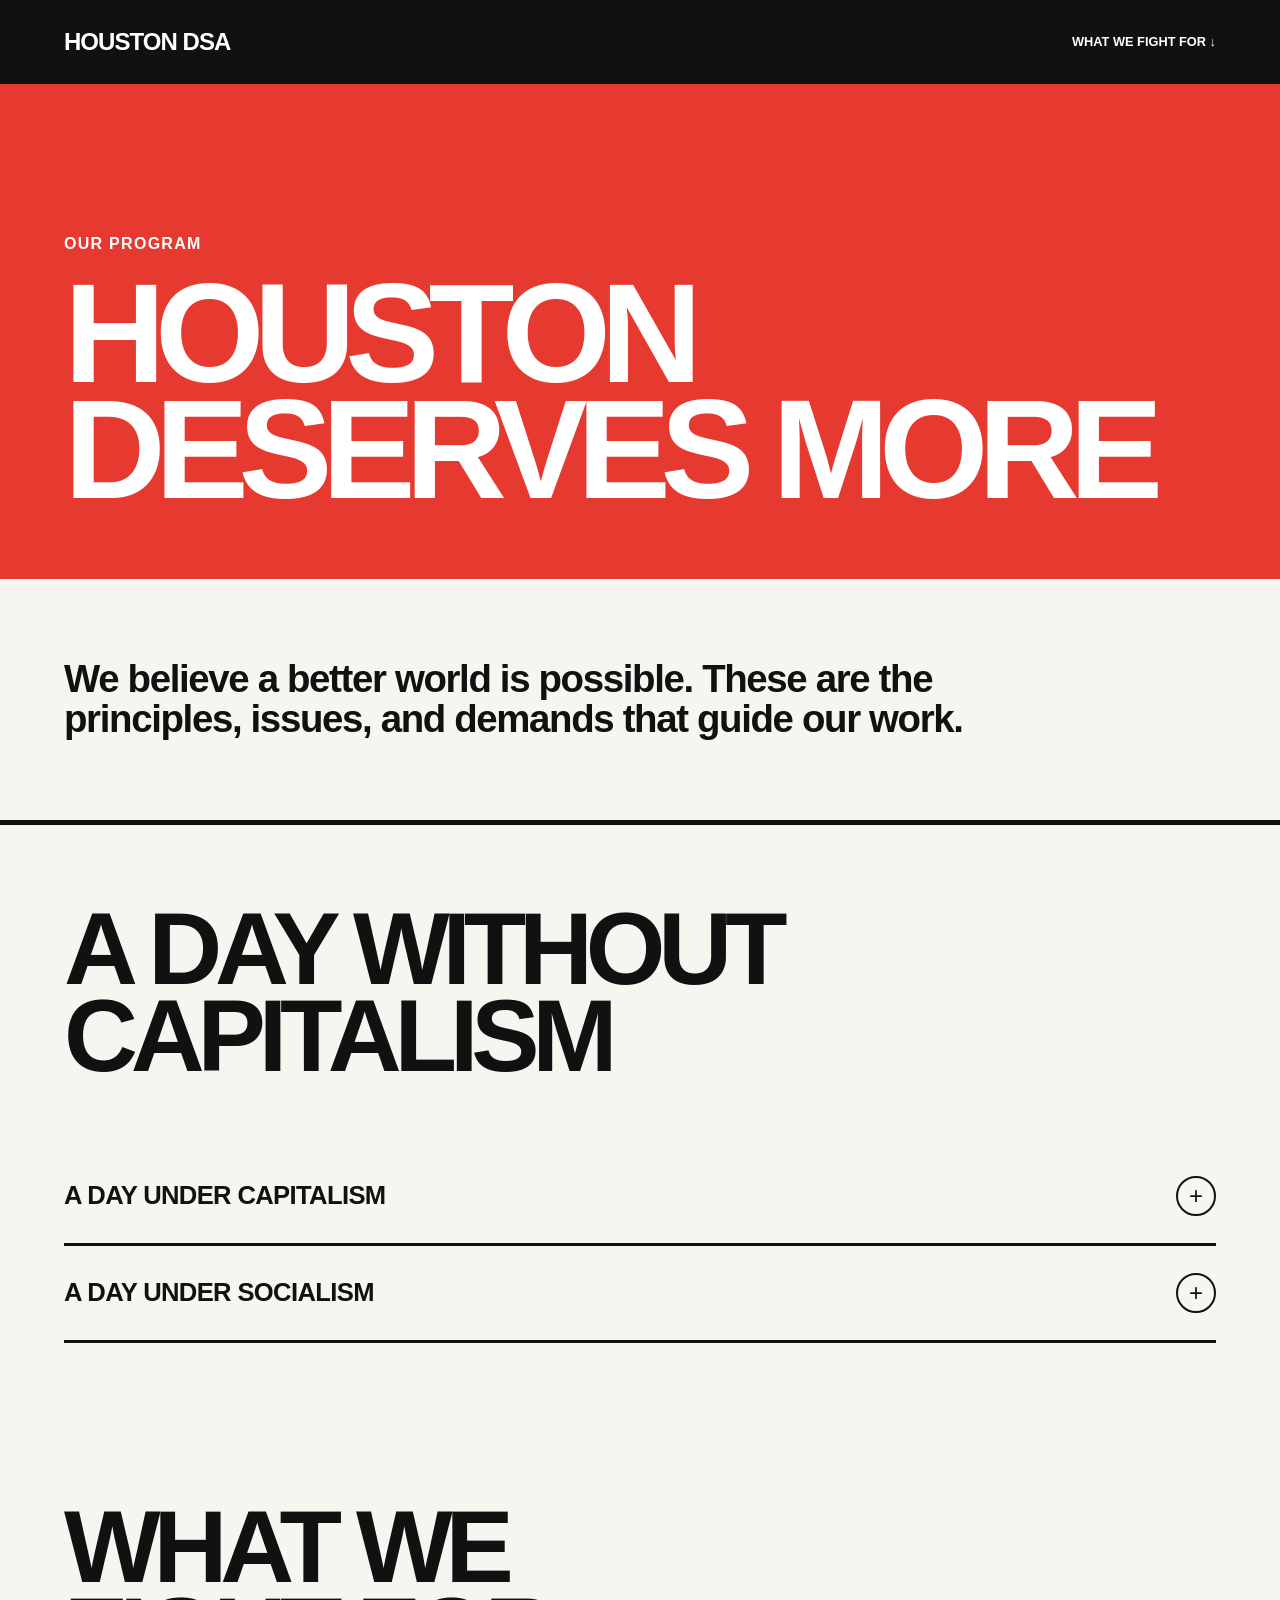
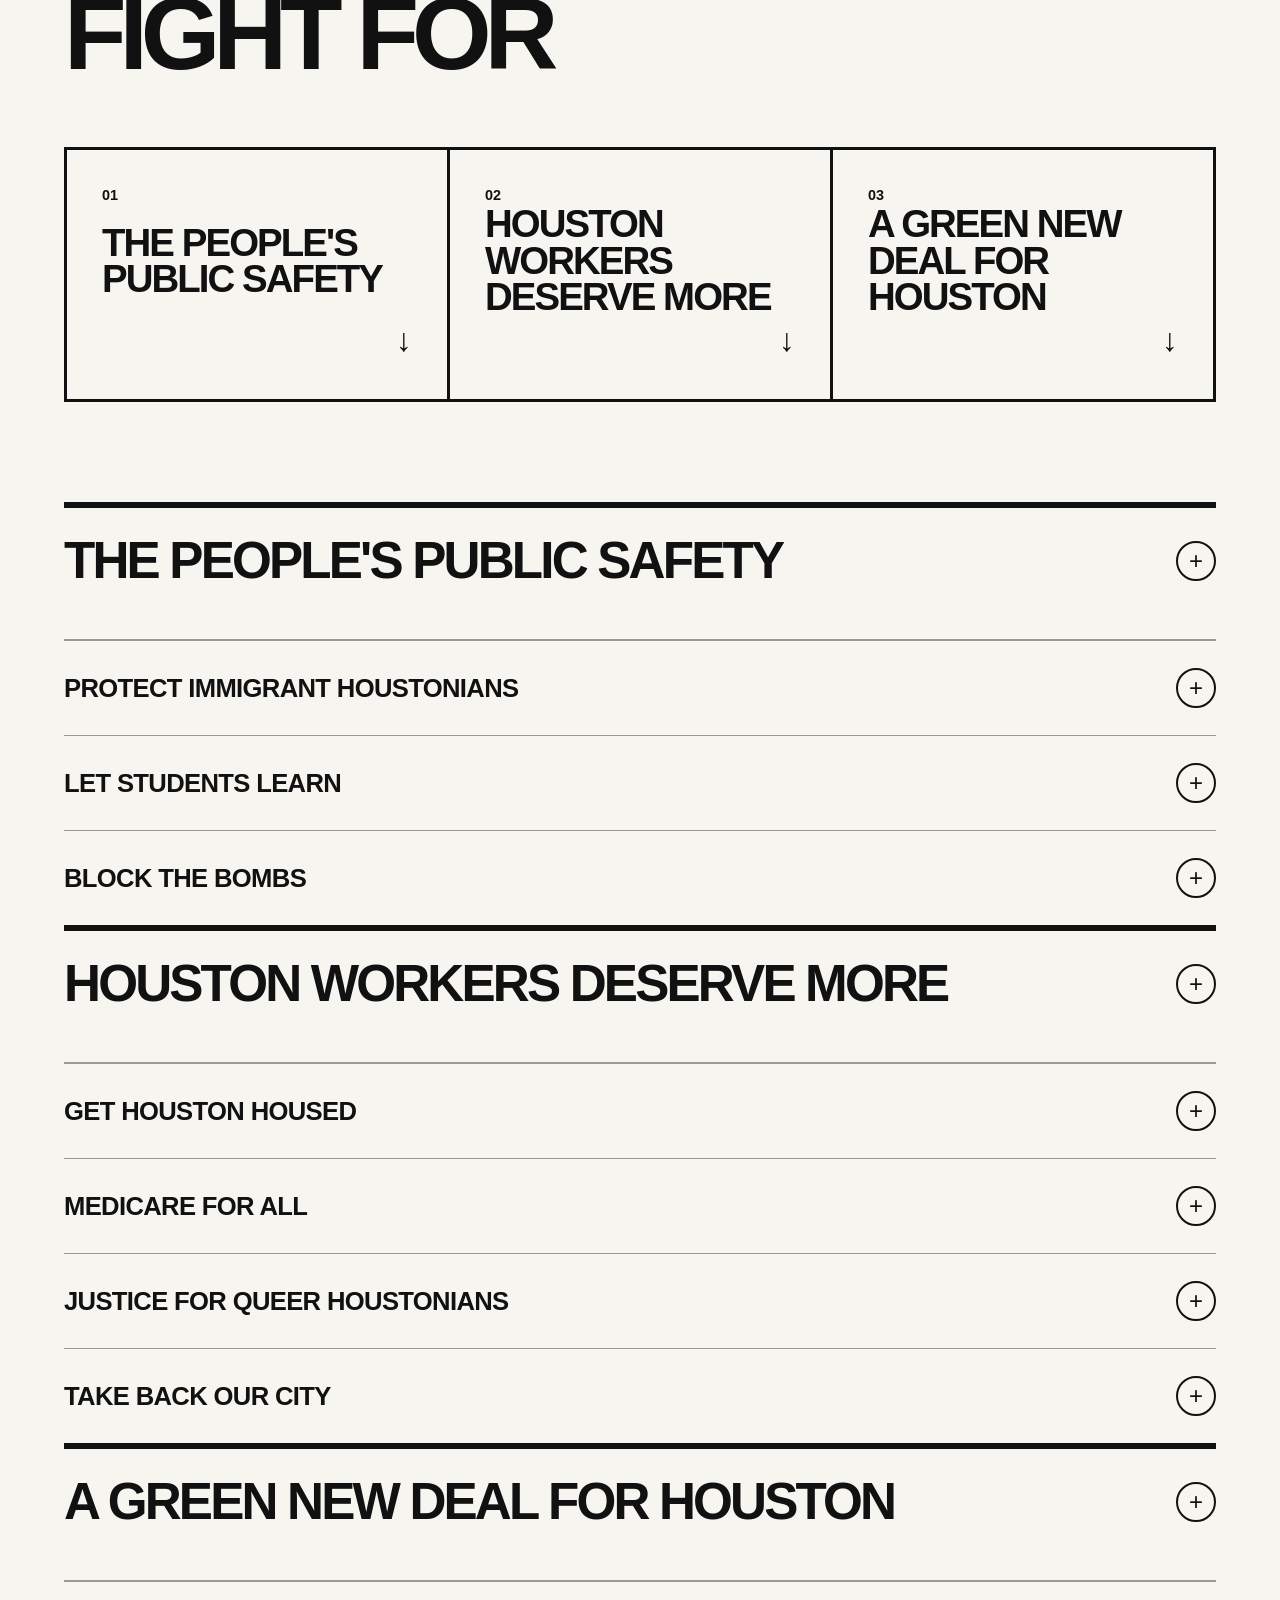
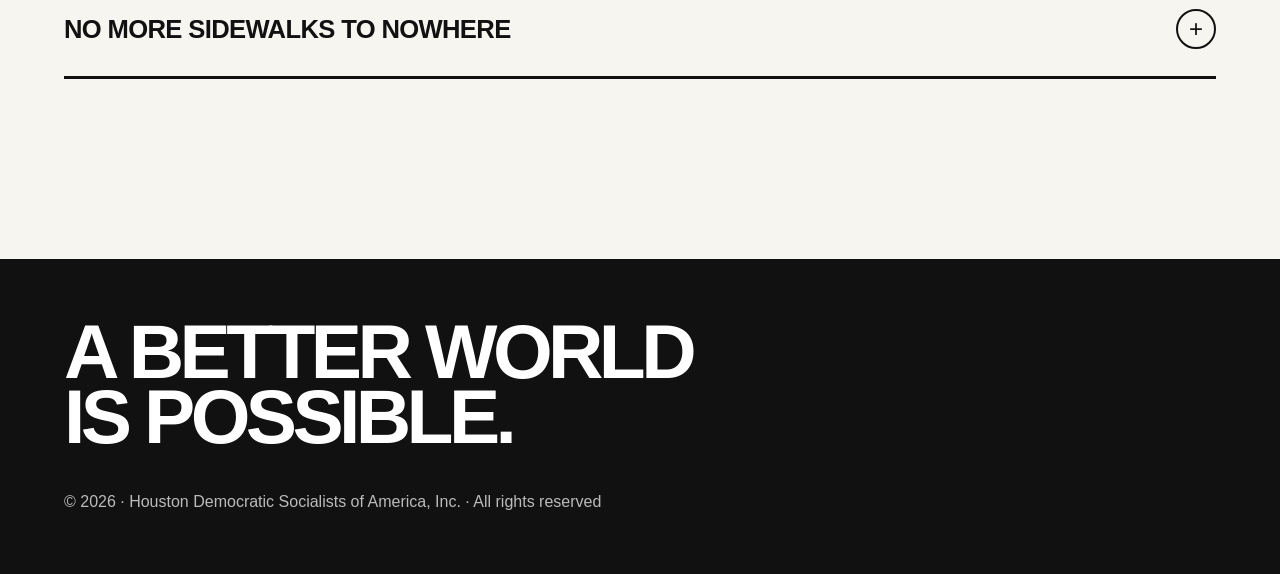
<file: index.html>
<!DOCTYPE html>
<html lang="en">
<head>
    <meta charset="UTF-8">
    <meta name="viewport" content="width=device-width, initial-scale=1.0">

    <title>Houston Deserves More</title>

    <link rel="stylesheet" href="style.css">
</head>

<body>

    <header>
        <div class="logo">Houston DSA</div>

        <a href="#fight" class="header-link">
            What We Fight For ↓
        </a>
    </header>


    <!-- HERO -->

    <section class="hero">
        <div class="hero-label">Our Program</div>

        <h1>
            Houston<br>
            Deserves More
        </h1>
    </section>


    <!-- INTRO -->

    <section class="intro">
        <p>
            We believe a better world is possible. These are the principles,
            issues, and demands that guide our work.
        </p>
    </section>

    <!-- A DAY WITHOUT CAPITALISM -->

    <section id="day-without-capitalism" class="day-section">

        <h2 class="section-title">
            A Day Without<br>
            Capitalism
        </h2>

        <div class="day-entries">

            <!-- A DAY UNDER CAPITALISM -->

            <div class="issue">

                <button class="issue-button">
                    <span class="issue-name">
                        A Day Under Capitalism
                    </span>

                    <span class="issue-icon">+</span>
                </button>

                <div class="issue-content">
                    <div class="issue-content-inner">

                        <p>
                            Think about your average day. You wake up early, too early. You get in your car to start your lengthy commute, you’re almost out of gas. Groan. It’s super expensive. The war abroad has ballooned the gas 
                            prices. It’s a 45-minute commute in bumper to bumper traffic on 610. They recently added another lane and it has only made the situation worse.
                        <br>
                        <br>
                            At work, your boss yells at you for missing a deadline that wasn’t communicated. You want to say something, but you need to keep this job. Your partner got sick from living next to a refinery and depends on 
                            your health insurance to get the care they need to survive. Your boss is still yelling at you. You grin and bear it. You count down the minutes until your shift ends.
                        <br>
                        <br>
                            At last you clock out. It’s been a long day. On your way home you hit a pothole and pop a tire. Your finances for the month are ruined.
                        <br>
                        <br>
                            At home you start making dinner. You throw out the spinach in your freezer, you heard on the radio that all frozen vegetables have been recalled. You look at your guitar, it’s dusty. You haven’t picked it 
                            up in ages. You look at your partner, it feels like it’s been forever since you’ve had a date night. You close your eyes and start to dream.
                        </p>
                    </div>
                </div>

            </div>


            <!-- A DAY UNDER SOCIALISM -->

            <div class="issue">

                <button class="issue-button">
                    <span class="issue-name">
                        A Day Under Socialism
                    </span>

                    <span class="issue-icon">+</span>
                </button>

                <div class="issue-content">
                    <div class="issue-content-inner">

                        <p>
                            You wake up to the sounds of birds chirping, the air smells fresh and not like a tire fire. You get ready for work and take the train. It's a short ride through a sea of greenery. You manage to read a few 
                            pages of your book. You get to work, you have a 32-hour work week, and you got a raise! Your union got it through negotiations last month. It’s a good job, but if you ever need a change of pace or want to 
                            try something else, you have the freedom to do that. You and your partner are covered under Medicare for All. It’s time to go home. You have dinner, it’s full of fresh fruits and vegetables, and they’re safe 
                            to eat! There hasn’t been a recall in years. You and your partner spend the afternoon at the Bayou. You have a picnic, pick up your guitar, and play your partner a song you wrote. The sun is setting, but no 
                            worries, you have  a 3-day weekend.
                        <br>
                        <br>
                            There’s no ICE, no fear of police, just the freedom to pursue your hobbies, enjoy time with your friends and family.
                        <br>
                        <br>
                        A better world is possible. <br>
                        A better Houston is possible. <br>
                        We just have to fight for it. <br>
                        For all of us. 
                        </p>

                    </div>
                </div>

            </div>

        </div>

    </section>

    <!-- WHAT WE FIGHT FOR -->

    <main id="fight" class="fight-section">

        <h2 class="section-title">
            What We<br>
            Fight For
        </h2>


        <!-- CATEGORY NAVIGATION -->

        <div class="categories">

            <a href="#category-one" class="category">
                <span class="category-number">01</span>

                <h2>
                    The People's<br>
                    Public Safety
                </h2>

                <span class="category-arrow">↓</span>
            </a>


            <a href="#category-two" class="category">
                <span class="category-number">02</span>

                <h2>
                    Houston Workers<br>
                    Deserve More
                </h2>

                <span class="category-arrow">↓</span>
            </a>


            <a href="#category-three" class="category">
                <span class="category-number">03</span>

                <h2>
                    A Green New Deal for<br>
                    Houston
                </h2>

                <span class="category-arrow">↓</span>
            </a>

        </div>


        <!-- ISSUE GROUPS -->

        <div class="issues">


            <!-- CATEGORY ONE -->

            <section id="category-one" class="issue-group">

                <button class="section-header">
                    <h3 class="issue-group-title">
                        The People's Public Safety
                    </h3>

                    <span class="issue-icon">+</span>
                </button>

                <div class="section-summary">
                    <div class="issue-content">
                        <div class="issue-content-inner">
                            <p>
                                Justice will be restorative, not punitive. We will end the prison industrial complex and the militarization of police. Safety will be community-led, and community-first.
                            </p>
                            <ul>
                                <li>End for-profit prisons</li>
                                <li>End penal labor</li>
                                <li>Demilitarize the Police/No Tanks on our Streets
                                    <ul>
                                        <li>Getting rid of cop cities</li>
                                        <li>Ending the purchase of military-grade equipment</li>
                                    </ul>
                                </li>
                                <li>Create city version of HART (alternate dispatch)use police budget like Austin does</li>
                                <li>Vision Zero: No More Traffic Deaths!
                                    <ul>
                                        <li>Disproportionately affects POC</li>
                                        <li>Bring down vehicle speeds</li>
                                        <li>Westhimer and Gulfton St.</li>
                                    </ul>
                                </li>
                                <li>Adopt the Strays
                                    <ul>
                                        <li>Fund more alternatives to kill shelters</li>
                                    </ul>
                                </li>
                                <li>Invest in libraries
                                    <ul>
                                        <li>Open-late libraries</li>
                                        <li>No more closing on Sundays</li>
                                    </ul>
                                </li>
                            </ul>
                        </div>
                    </div>
                </div>

                <div class="issue">

                    <button class="issue-button">
                        <span class="issue-name">
                            Protect Immigrant Houstonians
                        </span>

                        <span class="issue-icon">+</span>
                    </button>

                    <div class="issue-content">
                        <div class="issue-content-inner">
                            <p>
                                Houston is a city of immigrants. More than a fourth of Houstonians in the Greater Houston Area are immigrants. Immigrants have built our city’s streets and homes, care for our children and are an 
                                integral part of what gives Houston its multicultural character, diversity, and incredible food scene. ICE and the Trump administration’s mass deportation agenda has created a climate of terror and fear 
                                that is felt in homes, schools, and hospitals. A climate that makes workers fear for their lives on their way to work, that makes children fear they will be separated from their families. This is a 
                                national emergency and we cannot allow one more murder at the hands of ICE. We will abolish and prosecute ICE.
                            </p>
                            <ul>
                                <li>Abolish and prosecute ICE</li>
                                <li>Close all ICE Detention Internment Camps</li>
                                <li>End family detention</li>
                                <li>No more Border Wall</li>
                                <li>Fund Immigrant Legal Defense</li>
                                <li>End HPD Collaboration with ICE</li>
                                <li>Refuse to enter in 287(g) agreement</li>
                                <li>Expanded Library Card accepted at all city departments as a valid form of ID</li>
                                <li>Regular Know Your Rights Community Teach-Ins</li>
                                <li>No More Mass Surveillance
                                    <ul>
                                        <li>Cancel all mass surveillance contracts (Flock, vigilant solutions, etc.)</li>
                                        <li>Take down the cameras!</li>
                                    </ul>
                                </li>
                            </ul>
                        </div>
                    </div>

                </div>


                <div class="issue">

                    <button class="issue-button">
                        <span class="issue-name">
                            Let Students Learn
                        </span>

                        <span class="issue-icon">+</span>
                    </button>

                    <div class="issue-content">
                        <div class="issue-content-inner">
                            <p>
                                Everyone has the right to an education where they are taught not to hit metrics on a test, but to exercise and grow their creative talents. Childcare and education, from Pre-K to college, will be 
                                universally available to all. All education jobs will be required to be union jobs, and teachers will have the right to collectively bargain. Private & charter schools will be made illegal. A National 
                                Program for Accelerated Reading will be created to combat falling literacy rates.
                            </p>
                                <ul>
                                    <li>Make private & charter schools illegal</li>
                                    <li>Free Universal Child Care</li>
                                    <li>Mandate teacher union membership</li>
                                    <li>Commit to expanding and maintaining special education programs in schools</li>
                                    <li>Reverse the HISD Takeover</li>
                                    <li>Make the HISD Superintendent an elected position</li>
                                    <li>Free college</li>
                                    <li>Abolish student debt</li>
                                    <li>National Program for Accelerated Reading</li>
                                    <li>Universal Pre-K</li>
                                </ul>
                        </div>
                    </div>

                </div>


                <div class="issue">

                    <button class="issue-button">
                        <span class="issue-name">
                            Block the Bombs
                        </span>

                        <span class="issue-icon">+</span>
                    </button>

                    <div class="issue-content">
                        <div class="issue-content-inner">
                            <p>
                                Houston is home to one of the largest Palestinian communities in the country, many of whom have been displaced through decades of military occupation, apartheid, and for the last three years, genocide. 
                                All of these have been monetarily, infrastructurally, and politically supported by the United States. There must be recognition of the Palestinian people and their right to return and self-determine in 
                                their homeland. Real intervention must be made in one of the most horrific crimes of our lifetime through a commitment to ending all military and economic aid to Israel, and independence from this 
                                project must be assured through a complete rejection of money from the Israel lobby, particularly AIPAC.
                            </p>
                                <ul>
                                    <li>The U.S. will cease all offensive operations, including blockades, embargoes, and sanctions. All offensive and defensive weapons sales to Israel will cease, in particular those shipped from the 
                                        Port of Houston.</li>
                                    <li>Support legislation which commits Houston’s public infrastructure to upholding international human rights law</li>
                                    <li>Support the implementation of an Arms Embargo on Israel through local and national legislation (see: Block The Bombs, etc) </li>
                                    <li>Oppose provision 219 of the National Defense Authorization Act</li>
                                </ul>
                        </div>
                    </div>

                </div>

            </section>


            <!-- CATEGORY TWO -->

            <section id="category-two" class="issue-group">

                <button class="section-header">
                    <h3 class="issue-group-title">
                        Houston Workers Deserve More
                    </h3>

                    <span class="issue-icon">+</span>
                </button>

                <div class="section-summary">
                    <div class="issue-content">
                        <div class="issue-content-inner">
                            <p>
                                Texas is a leading state in worker exploitation and we aim to be on the front lines of this class war. We understand that Labor Power is the greatest tool in our arsenal for enacting radical change in 
                                this country. All workers will be advocating on their own behalf on the shop floor, in the union hall, and beyond. Our elected officials will use every resource available to them to combat the oppression 
                                of the working class against mega-corporations and the ruling class.
                            </p>
                            <ul>
                                <li>32-hour work week</li>
                                <li>Universal Basic Income</li>
                                <li>Require City contractors to pay a living wage $22/hr
                                    <ul>
                                        <li>Ban contractors that have had any wage theft or OSHA violations from working with the city</li>
                                        <li>Required workers comp</li>
                                        <li>Require healthcare benefits for all city contracted workers and their dependents</li>
                                        <li>Provide childcare benefits</li>
                                    </ul>
                                </li>
                                <li>Create a Workforce union job pipeline program with the Houston City College</li>
                                <li>Subsidize Worker-owned businesses</li>
                                <li>Fines for wage theft</li>
                                <li>Municipal city internet</li>
                                <li>Universal childcare</li>
                                <li>Paid family leave</li>
                                <li>All public corporations will have boards comprised of representatives chosen by the workers</li>
                            </ul>
                        </div>
                    </div>
                </div>

                <div class="issue">

                    <button class="issue-button">
                        <span class="issue-name">
                            Get Houston Housed
                        </span>

                        <span class="issue-icon">+</span>
                    </button>

                    <div class="issue-content">
                        <div class="issue-content-inner">
                            <p>
                                Housing is a human right. Everyone deserves to have an affordable, safe, dignified place to live. For so many people, the idea of being able to afford a home feels like a dream out of reach. Housing will 
                                be decommodified and affordable. 
                            </p>
                                <ul>
                                    <li>Know Your Tenant Rights!
                                        <ul>
                                            <li>Notice of Tenants rights (in multiple languages) required with eviction notices </li>
                                            <li>Tenant rights community teach ins</li>
                                        </ul>
                                    </li>
                                    <li>Relocation Assistance for displaced tenants</li>
                                    <li>No Eviction without Representation</li>
                                    <li>Fair Housing Ordinance
                                        <ul>
                                            <li>Anti-discrimination</li>
                                            <li>Protect LGBTQ, gender, marital status, student status, age, etc.</li>
                                        </ul>
                                    </li>
                                    <li>No More Pet Rent!
                                        <ul>
                                            <li>No more junk fees</li>
                                        </ul>
                                    </li>
                                    <li>Expand the Houston Housing Authority</li>
                                    <li>Repeal food sharing ordinance</li>
                                    <li>Protect our homes!
                                        <ul>
                                            <li>Elevation assistance instead of buyouts</li>
                                        </ul>
                                    </li>
                                    <li>No More Slumlords!
                                        <ul>
                                            <li>Landlords register with the city</li>
                                            <li>Deposit theft fine</li>
                                            <li>Formalize a process for if Black Mold Testing comes back positive</li>
                                            <li>Fine for landlords for black mold</li>
                                            <li>Empty homes tax</li>
                                            <li>Higher taxes on out of state property owners</li>
                                            <li>Deed theft protection</li>
                                        </ul>
                                    </li>
                                </ul>
                        </div>
                    </div>

                </div>


                <div class="issue">

                    <button class="issue-button">
                        <span class="issue-name">
                            Medicare for All
                        </span>

                        <span class="issue-icon">+</span>
                    </button>

                    <div class="issue-content">
                        <div class="issue-content-inner">
                            <p>
                                Healthcare is a human right. Everyone will have access to healthcare, including mental, dental, and vision, as well as family planning. We will invest more in medical research and disease prevention.  
                            </p>
                        </div>
                    </div>

                </div>

                <div class="issue">

                    <button class="issue-button">
                        <span class="issue-name">
                            Justice for Queer Houstonians
                        </span>

                        <span class="issue-icon">+</span>
                    </button>

                    <div class="issue-content">
                        <div class="issue-content-inner">
                            <p>
                                All members of the LGBTQ+ community deserve the freedom to exercise their rights the same as everyone else. The state of Texas has taken away protections for queer and Trans Texans. We will pass 
                                national-level protections to codify everyone’s right to identify, live and love as they please. 
                            </p>
                        </div>
                    </div>

                </div>

                <div class="issue">

                    <button class="issue-button">
                        <span class="issue-name">
                            Take Back Our City
                        </span>

                        <span class="issue-icon">+</span>
                    </button>

                    <div class="issue-content">
                        <div class="issue-content-inner">
                            <p>
                                The Strong Mayor system will be replaced with a more powerful city council. Community members, workers, and union members will be appointed to their respective board chairs.
                            </p>
                            <ul>
                                <li>Appointing Community members, workers, and union members to become Board Chairs</li>
                                <li>Develop a database for tracking city-owned parcels</li>
                                <li>Develop public land for the community’s benefit
                                    <ul>
                                        <li>Hold flood-prone parcels in land bank as a publicly controlled asset</li>
                                        <li>Community members get to decide what it becomes a park, flood detention, community garden, affordable housing, etc.</li>
                                    </ul>
                                </li>
                                <li>Get rid of the Strong Mayor System!</li>
                                <li>No more tax abatements for corporations</li>
                            </ul>
                        </div>
                    </div>

                </div>

            </section>


            <!-- CATEGORY THREE -->

            <section id="category-three" class="issue-group">

                <button class="section-header">
                    <h3 class="issue-group-title">
                        A Green New Deal for Houston
                    </h3>

                    <span class="issue-icon">+</span>
                </button>

                <div class="section-summary">
                    <div class="issue-content">
                        <div class="issue-content-inner">
                            <p>
                                Our economy will divest from fossil fuels, while creating good union jobs in the process. In the meantime, workers in the fossil fuel industry will have greater protections. The government will 
                                subsidize community investment in solar energy and other renewable sources.
                            </p>
                            <ul>
                                <li>Detransitioning the national economy from fossil fuels
                                    <ul>
                                        <li>Creating good union jobs in the process</li>
                                        <li>More protection for workers working in the fossil fuel industry (Permian Basin)</li>
                                    </ul>
                                </li>
                                <li>Fund FEMA again!</li>
                                <li>Regulate food and undo the cuts to the CDC</li>
                                <li>We can’t rely on the grid!
                                    <ul>
                                        <li>Create Resilience Centers
                                            <ul>
                                                <li>Microgrid Facility at Cooling and Heating Centers, create resilience hubs</li>
                                                <li>Solar with battery storage system</li>
                                                <li>Run for 72 hours without the grid</li>
                                                <li>Demand that Centerpoint subsidize these infrastructure improvements to existing cooling and heating centers in exchange for continuing city contract</li>
                                            </ul>
                                        </li>
                                    </ul>
                                </li>

                                <li>No more Polluters!
                                    <ul>
                                        <li>Any industrial facility seeking a city contract, tax abatement, or city infrastructure permit must disclose emissions data and clean up standards per city contract conditions</li>
                                        <li>Subsidize community’s investment in solar</li>
                                        <li>City run real-time air quality control sensors and alert system </li>
                                        <li>Use eminent domain for repeat offenders</li>
                                        <li>indefinite moratorium on AI (hyerscale) data center construction until a system can be created wherein residents participate in the decision to construct any new centers, as well as sharing 
                                            in profits.</li>
                                        <li>Divest from CERAWEEK as a city</li>
                                    </ul>   
                                </li>
                                <li>City-run recycling</li>
                                <li>Create a city composting program</li>
                                <li>Make Trees for Houston a government-run program</li>
                            </ul>
                        </div>
                    </div>
                </div>

                <div class="issue">

                    <button class="issue-button">
                        <span class="issue-name">
                            No More Sidewalks to Nowhere
                        </span>

                        <span class="issue-icon">+</span>
                    </button>

                    <div class="issue-content">
                        <div class="issue-content-inner">
                            <p>
                                Sidewalks will be formally made the responsibility of the city, and the city will invest in bicycle and pedestrian infrastructure. METRO will be expanded, until it is the best mode of vehicular 
                                transportation for all Houstonians.
                                <ul>
                                    <li>Invest in pedestrian and biking infrastructure</li>
                                    <li>Formally make sidewalks the responsibility of the city</li>
                                    <li>Bring back Houston BCycle (bicycle rideshare) to be funded by the city</li>
                                    <li>Invest in bike infrastructure, connecting trails to each other</li>
                                    <li>Fee for the property owners to maintain the sidewalk (denver is $150/yr)</li>
                                    <li>Get rid of parking minimums via ordinance like Austin</li>
                                    <li>Expand Parking Benefits Districts
                                        <ul>
                                            <li>Take meter money, run by the city, captures money and funds it like a TIRZ spent on local infrastructure improvements </li>
                                        </ul>
                                    </li>
                                </ul>
                            </p>
                        </div>
                    </div>

                </div>


            </section>

        </div>

    </main>


    <footer>

        <h2>
            A Better World<br>
            Is Possible.
        </h2>

        <p>
            © 2026 · Houston Democratic Socialists of America, Inc. · All rights reserved
        </p>

    </footer>

    <script src="script.js"></script>   
</body>
</html>
</file>
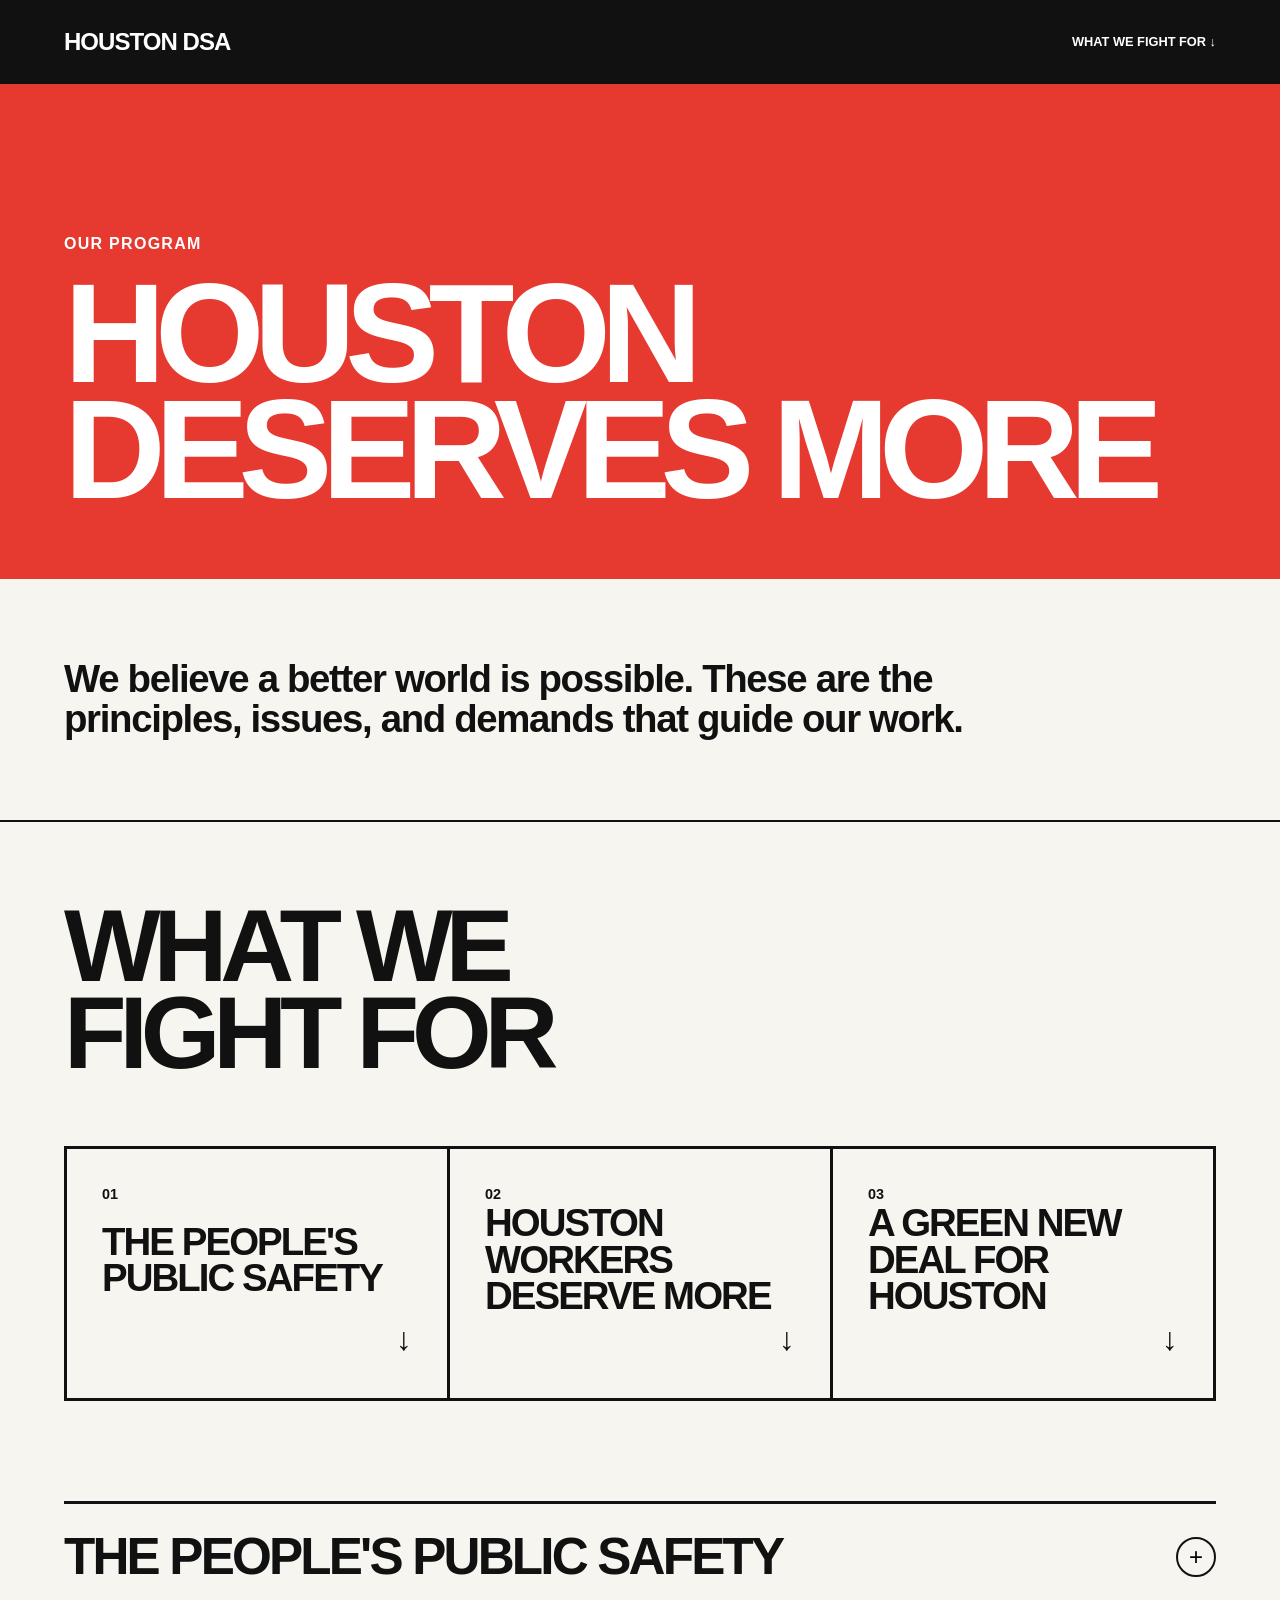
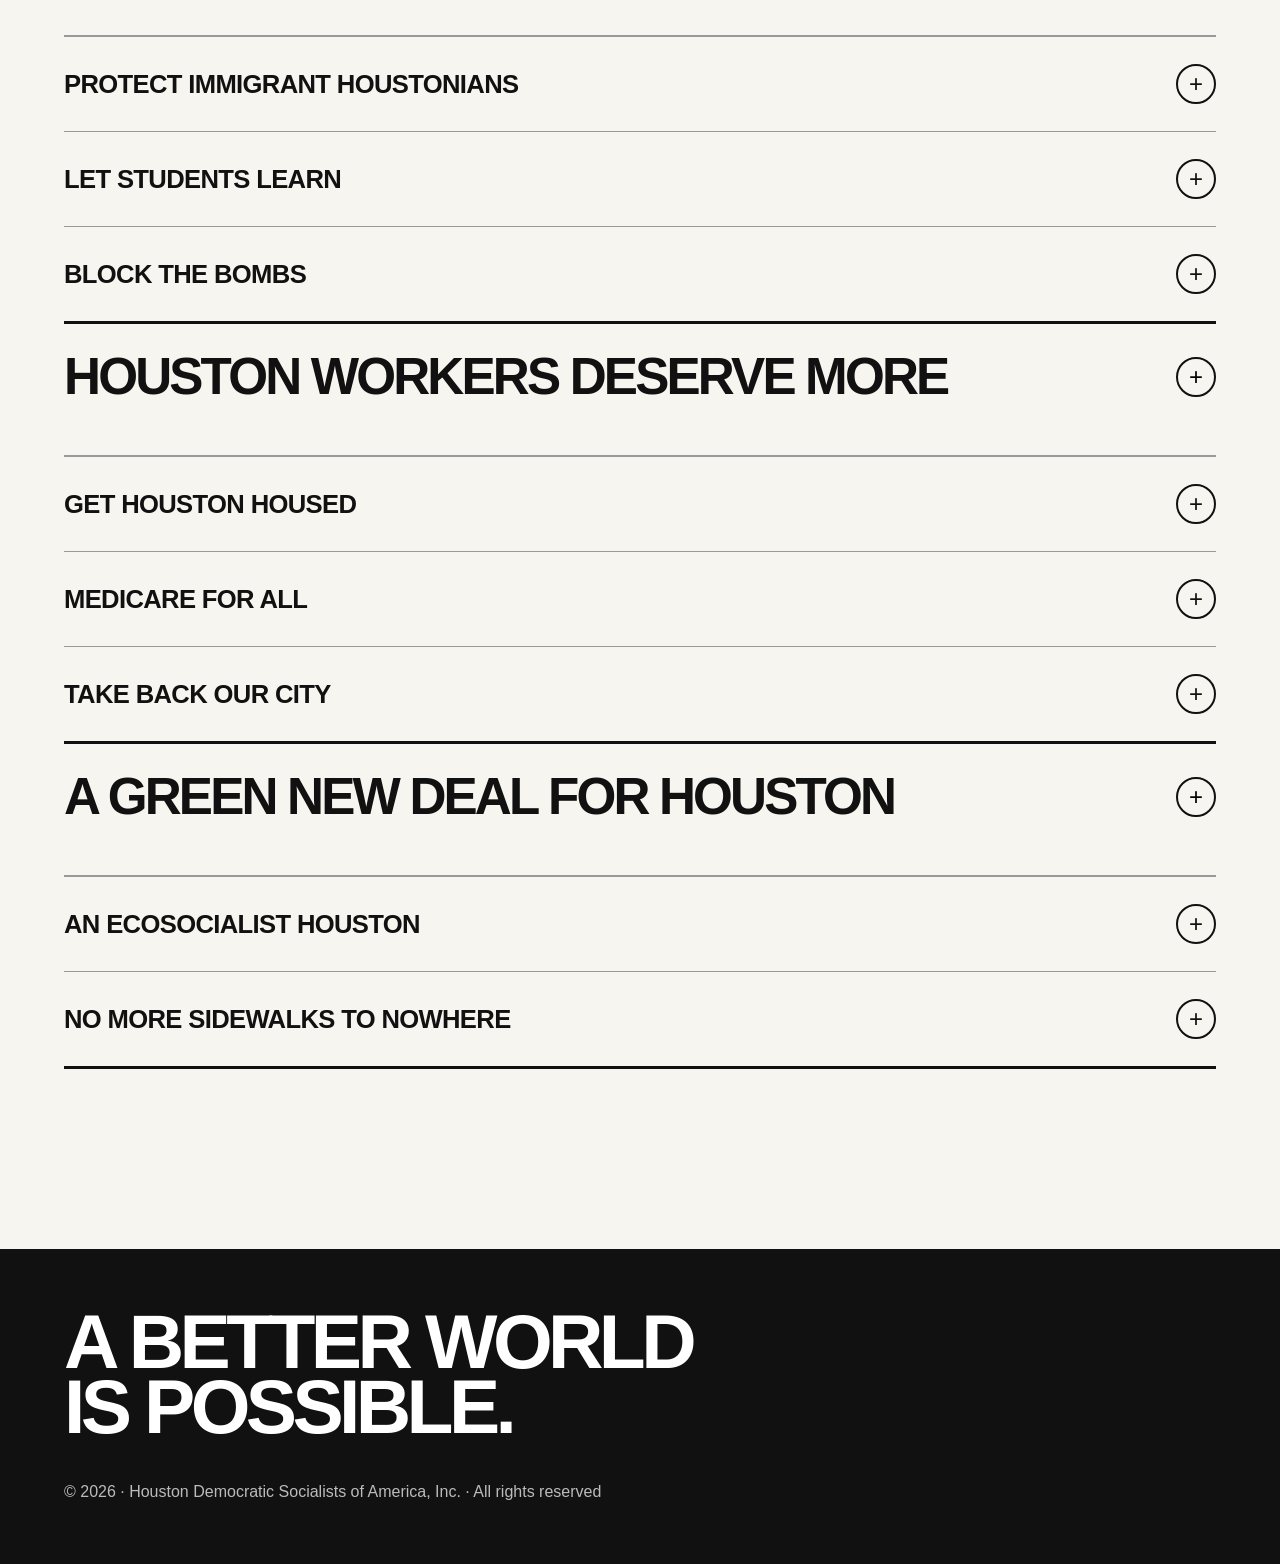
<file: hdm.html>
<!DOCTYPE html>
<html lang="en">
<head>
    <meta charset="UTF-8">
    <meta name="viewport" content="width=device-width, initial-scale=1.0">

    <title>Houston Deserves More</title>

    <style>
        * {
            box-sizing: border-box;
            margin: 0;
            padding: 0;
        }

        :root {
            --red: #e6392f;
            --dark-red: #b91f1f;
            --black: #111;
            --white: #f7f5ef;
            --gray: #d9d7d0;
            --light-gray: #eceae3;
        }

        html {
            scroll-behavior: smooth;
        }

        body {
            font-family: Arial, Helvetica, sans-serif;
            background: var(--white);
            color: var(--black);
            line-height: 1.5;
        }

        /* =========================
           HEADER
        ========================= */

        header {
            background: var(--black);
            color: white;
            padding: 24px 5vw;
            display: flex;
            justify-content: space-between;
            align-items: center;
        }

        .logo {
            font-size: 1.5rem;
            font-weight: 900;
            text-transform: uppercase;
            letter-spacing: -0.04em;
        }

        .header-link {
            color: white;
            text-decoration: none;
            font-weight: bold;
            text-transform: uppercase;
            font-size: 0.8rem;
        }

        /* =========================
           HERO
        ========================= */

        .hero {
            min-height: 55vh;
            background: var(--red);
            color: white;
            padding: 10vh 5vw 8vh;
            display: flex;
            flex-direction: column;
            justify-content: flex-end;
        }

        .hero-label {
            font-size: 1rem;
            font-weight: bold;
            text-transform: uppercase;
            margin-bottom: 20px;
            letter-spacing: 0.08em;
        }

        .hero h1 {
            max-width: 1100px;
            font-size: clamp(4rem, 11vw, 10rem);
            line-height: 0.82;
            letter-spacing: -0.075em;
            text-transform: uppercase;
            font-weight: 900;
        }

        /* =========================
           INTRO
        ========================= */

        .intro {
            padding: 80px 5vw;
            border-bottom: 2px solid var(--black);
        }

        .intro p {
            max-width: 900px;
            font-size: clamp(1.5rem, 3vw, 2.8rem);
            line-height: 1.05;
            font-weight: 700;
            letter-spacing: -0.035em;
        }

        /* =========================
           CATEGORY NAVIGATION
        ========================= */

        .fight-section {
            padding: 80px 5vw;
        }

        .section-title {
            font-size: clamp(3rem, 8vw, 7rem);
            text-transform: uppercase;
            letter-spacing: -0.07em;
            line-height: 0.85;
            margin-bottom: 70px;
            font-weight: 900;
        }

        .categories {
            display: grid;
            grid-template-columns: repeat(3, 1fr);
            gap: 3px;
            background: var(--black);
            border: 3px solid var(--black);
        }

        .category {
            background: var(--white);
            min-height: 230px;
            padding: 35px;
            text-decoration: none;
            color: var(--black);
            display: flex;
            flex-direction: column;
            justify-content: space-between;
            transition: background 0.2s ease, color 0.2s ease;
        }

        .category:hover {
            background: var(--red);
            color: white;
        }

        .category-number {
            font-size: 0.9rem;
            font-weight: bold;
        }

        .category h2 {
            font-size: clamp(1.8rem, 3vw, 3rem);
            line-height: 0.95;
            text-transform: uppercase;
            letter-spacing: -0.05em;
        }

        .category-arrow {
            font-size: 2rem;
            align-self: flex-end;
        }

        /* =========================
           ISSUE LIST
        ========================= */

        .issues {
            margin-top: 100px;
        }

        .issue-group {
            border-top: 3px solid var(--black);
        }

        .issue-group:last-child {
            border-bottom: 3px solid var(--black);
        }

        .issue-group-title {
            padding: 30px 0;
            font-size: clamp(2rem, 4vw, 4rem);
            line-height: 0.9;
            text-transform: uppercase;
            letter-spacing: -0.055em;
            font-weight: 900;
        }

        .issue {
            border-top: 1px solid #999;
        }

        .issue-button {
            width: 100%;
            border: 0;
            background: transparent;
            padding: 27px 0;
            display: flex;
            justify-content: space-between;
            align-items: center;
            text-align: left;
            cursor: pointer;
            font: inherit;
            color: inherit;
        }

        .issue-name {
            font-size: clamp(1.2rem, 2vw, 2rem);
            font-weight: 800;
            text-transform: uppercase;
            letter-spacing: -0.025em;
        }

        .issue-icon {
            width: 40px;
            height: 40px;
            border: 2px solid var(--black);
            border-radius: 50%;
            display: flex;
            justify-content: center;
            align-items: center;
            font-size: 1.5rem;
            flex-shrink: 0;
            transition: transform 0.2s ease;
        }

        .issue-content {
            display: grid;
            grid-template-rows: 0fr;
            transition: grid-template-rows 0.35s ease;
        }

        .issue-content-inner {
            overflow: hidden;
        }

        .issue-content p {
            max-width: 800px;
            padding: 0 0 35px;
            font-size: 1.15rem;
            color: #333;
        }

        .issue.active .issue-content {
            grid-template-rows: 1fr;
        }

        .issue.active .issue-icon {
            transform: rotate(45deg);
        }

        /* =========================
           SECTION
        ========================= */

        .section-header {
            display: flex;
            align-items: center;
            justify-content: space-between;
            gap: 30px;
        }

        .section-header .issue-group-title {
            margin-bottom: 0;
        }

        .section-summary-button {
            border: 0;
            background: transparent;
            cursor: pointer;
            flex-shrink: 0;
        }

        .section-summary {
            border-top: 1px solid #999;
            margin-top: 25px;
        }

        .section-summary .issue-content {
            display: grid;
            grid-template-rows: 0fr;
            transition: grid-template-rows 0.35s ease;
        }

        .section-summary.active .issue-content {
            grid-template-rows: 1fr;
        }

        .section-summary .issue-content-inner {
            overflow: hidden;
        }

        .section-summary p {
            max-width: 800px;
            padding: 25px 0 35px;
            font-size: 1.15rem;
            color: #333;
        }

        .section-summary-button .issue-icon {
            transition: transform 0.2s ease;
        }

        .section-summary.active .issue-icon {
            transform: rotate(45deg);
        }

        /* =========================
           FOOTER
        ========================= */

        footer {
            margin-top: 100px;
            padding: 60px 5vw;
            background: var(--black);
            color: white;
        }

        footer h2 {
            font-size: clamp(2.5rem, 6vw, 6rem);
            text-transform: uppercase;
            letter-spacing: -0.06em;
            line-height: 0.85;
            max-width: 900px;
        }

        footer p {
            margin-top: 40px;
            max-width: 600px;
            color: #bbb;
        }

        /* =========================
           MOBILE
        ========================= */

        @media (max-width: 800px) {
            .categories {
                grid-template-columns: 1fr;
            }

            .category {
                min-height: 180px;
            }

            .hero {
                min-height: 45vh;
            }

            .intro,
            .fight-section {
                padding-top: 60px;
                padding-bottom: 60px;
            }
        }
    </style>
</head>

<body>

    <header>
        <div class="logo">Houston DSA</div>

        <a href="#fight" class="header-link">
            What We Fight For ↓
        </a>
    </header>


    <!-- HERO -->

    <section class="hero">
        <div class="hero-label">Our Program</div>

        <h1>
            Houston<br>
            Deserves More
        </h1>
    </section>


    <!-- INTRO -->

    <section class="intro">
        <p>
            We believe a better world is possible. These are the principles,
            issues, and demands that guide our work.
        </p>
    </section>


    <!-- WHAT WE FIGHT FOR -->

    <main id="fight" class="fight-section">

        <h2 class="section-title">
            What We<br>
            Fight For
        </h2>


        <!-- CATEGORY NAVIGATION -->

        <div class="categories">

            <a href="#category-one" class="category">
                <span class="category-number">01</span>

                <h2>
                    The People's<br>
                    Public Safety
                </h2>

                <span class="category-arrow">↓</span>
            </a>


            <a href="#category-two" class="category">
                <span class="category-number">02</span>

                <h2>
                    Houston Workers<br>
                    Deserve More
                </h2>

                <span class="category-arrow">↓</span>
            </a>


            <a href="#category-three" class="category">
                <span class="category-number">03</span>

                <h2>
                    A Green New Deal for<br>
                    Houston
                </h2>

                <span class="category-arrow">↓</span>
            </a>

        </div>


        <!-- ISSUE GROUPS -->

        <div class="issues">


            <!-- CATEGORY ONE -->

            <section id="category-one" class="issue-group">

                <div class="section-header">
                    <h3 class="issue-group-title">
                        The People's Public Safety
                    </h3>

                    <button class="section-summary-button">
                        <span class="issue-icon">+</span>
                    </button>
                </div>

                <div class="section-summary">
                    <div class="issue-content">
                        <div class="issue-content-inner">
                            <p>
                                Justice must be restorative, not punitive. We must end for-profit prisons and all penal 
                                labor. We should demilitarize the police, reorienting towards public service with officers 
                                recruited from the neighbors they work in. Houston should create a Holistic Assistance 
                                Response Team (HART) similar to Harris County and funded with the police budget like in 
                                Austin. The city should recommit to the Vision Zero program to eliminate traffic deaths, 
                                which disproportionately affect people of color. Houston and Harris county should invest 
                                more in libraries, staying open in the evenings and Sundays. Alternatives to animal kill 
                                shelters should be prioritized.
                            </p>
                        </div>
                    </div>
                </div>

                <div class="issue">

                    <button class="issue-button">
                        <span class="issue-name">
                            Protect Immigrant Houstonians
                        </span>

                        <span class="issue-icon">+</span>
                    </button>

                    <div class="issue-content">
                        <div class="issue-content-inner">
                            <p>
                                We call for the abolishment of ICE and the removal of the border wall. Houston should end all collaboration between 
                                its police department and ICE, including refusing to enter into a 287(g) agreement. Additionally, the city should 
                                create an Immigrant Legal Services Fund similar to Harris County’s, which should be expanded. All Houstonians should 
                                be made aware of their rights, both online and through community teach-ins. All city and county departments should 
                                accept library cards as a valid form of ID. Houston and Harris County should cancel all ALPR mass surveillance 
                                contracts and remove all existing cameras.
                            </p>
                        </div>
                    </div>

                </div>


                <div class="issue">

                    <button class="issue-button">
                        <span class="issue-name">
                            Let Students Learn
                        </span>

                        <span class="issue-icon">+</span>
                    </button>

                    <div class="issue-content">
                        <div class="issue-content-inner">
                            <p>
                                Education, from Pre-K to college, should be universally available to all, as well as child 
                                care. All education jobs should be required to be union jobs, and teachers should have the 
                                right to collectively bargain. Private & charter schools should be made illegal. A National 
                                Program for Accelerated Reading should be created to combat falling literacy rates. The HISD 
                                takeover must be reversed. Superintendents should be democratically elected by their community, 
                                not appointed by the state. Special education programs should be expanded.
                            </p>
                        </div>
                    </div>

                </div>


                <div class="issue">

                    <button class="issue-button">
                        <span class="issue-name">
                            Block the Bombs
                        </span>

                        <span class="issue-icon">+</span>
                    </button>

                    <div class="issue-content">
                        <div class="issue-content-inner">
                            <p>
                                The U.S. should cease all offensive operations, including blockades, embargoes, and sanctions. 
                                All offensive and defensive weapons sales to Israel should cease, in particular those shipped 
                                from the Port of Houston.
                            </p>
                        </div>
                    </div>

                </div>

            </section>


            <!-- CATEGORY TWO -->

            <section id="category-two" class="issue-group">

                <div class="section-header">
                    <h3 class="issue-group-title">
                        Houston Workers Deserve More
                    </h3>

                    <button class="section-summary-button">
                        <span class="issue-icon">+</span>
                    </button>
                </div>

                <div class="section-summary">
                    <div class="issue-content">
                        <div class="issue-content-inner">
                            <p>
                                Everyone is entitled to a job, every job should pay a living wage, and workers deserve a say 
                                in how their workplace is run. City contractors should be required to pay a $23/hr minimum 
                                wage, and to offer worker’s compensation, healthcare and childcare benefits for all 
                                city-contracted workers and their dependents. Contractors that have engaged in wage theft 
                                or OSHA violations should be blacklisted from any future contract offers. Houston City 
                                College should create a workforce union job pipeline program. Municipal city internet should 
                                be provided to reflect the necessity of internet access in the 21st century. Businesses should 
                                be required to offer paid family leave. Public companies with over one thousand employees must 
                                have 30% board representation composed of members voted by the workers to represent their 
                                interests.
                            </p>
                        </div>
                    </div>
                </div>

                <div class="issue">

                    <button class="issue-button">
                        <span class="issue-name">
                            Get Houston Housed
                        </span>

                        <span class="issue-icon">+</span>
                    </button>

                    <div class="issue-content">
                        <div class="issue-content-inner">
                            <p>
                                Everyone has a right to a home. Displaced tenants should be provided relocation assistance. 
                                Eviction should not be allowed without representation. Notice of tenants rights in the spoken 
                                language of the tenant should be required with eviction notices. Junk fees, including pet 
                                rent, should be made illegal. Landlords should be required to register with the city. There 
                                should be a fine for deposit theft, as well as for positive black mold tests. Houston should 
                                pass an empty homes tax, as well as raise taxes on out of state property owners. Houston 
                                should pass a Fair Housing Ordinance to prevent discrimination against any group of people, 
                                and repeal the Food Sharing Ordinance. Instead of buyouts, Houston should provide elevation 
                                assistance for at-risk homes. The Houston Housing Authority should be expanded.
                            </p>
                        </div>
                    </div>

                </div>


                <div class="issue">

                    <button class="issue-button">
                        <span class="issue-name">
                            Medicare for All
                        </span>

                        <span class="issue-icon">+</span>
                    </button>

                    <div class="issue-content">
                        <div class="issue-content-inner">
                            <p>
                                Everyone has a right to healthcare, including mental, dental, and vision, as well as family 
                                planning. We should invest more in medical research and disease prevention. 
                            </p>
                        </div>
                    </div>

                </div>


                <div class="issue">

                    <button class="issue-button">
                        <span class="issue-name">
                            Take Back Our City
                        </span>

                        <span class="issue-icon">+</span>
                    </button>

                    <div class="issue-content">
                        <div class="issue-content-inner">
                            <p>
                                The Strong Mayor system must be replaced with a more powerful city council. Community 
                                members, workers, and union members should be appointed to their respective board chairs. 
                                End tax abatements for corporations. A database of city-owned parcels should be developed, 
                                and flood prone parcels should be held in a land bank as a publicly controlled asset, and the 
                                decision on how to develop these lands should be voted on by the community.
                            </p>
                        </div>
                    </div>

                </div>

            </section>


            <!-- CATEGORY THREE -->

            <section id="category-three" class="issue-group">

                <div class="section-header">
                    <h3 class="issue-group-title">
                        A Green New Deal for Houston
                    </h3>

                    <button class="section-summary-button">
                        <span class="issue-icon">+</span>
                    </button>
                </div>

                <div class="section-summary">
                    <div class="issue-content">
                        <div class="issue-content-inner">
                            <p>
                                Our economy must divest from fossil fuels, while creating good union jobs in the process. In 
                                the meantime, workers in the fossil fuel industry should have greater protections, especially 
                                in the Permian Basin. FEMA must be fully funded, and cuts to the CDC must be undone to bring 
                                back safer food regulations. The government must subsidize community investment in solar 
                                energy and other renewable sources.There should be an indefinite moratorium on data center 
                                construction until a system can be created wherein residents participate in the decision to 
                                construct any new centers, as well as sharing in profits.
                            </p>
                        </div>
                    </div>
                </div>

                <div class="issue">

                    <button class="issue-button">
                        <span class="issue-name">
                            An Ecosocialist Houston
                        </span>

                        <span class="issue-icon">+</span>
                    </button>

                    <div class="issue-content">
                        <div class="issue-content-inner">
                            <p>
                                Funding for Resilience Hubs should be subsidized by CenterPoint Energy in exchange for 
                                continuing their city contract. Harris and the surrounding counties must install and maintain 
                                real-time air quality control sensors with an alert system. Any industrial facility seeking 
                                a city contract or infrastructure permit must disclose their emissions data and keep to 
                                standards outlined in city ordinances or contracts. Eminent domain should be utilized against 
                                repeat offenders. Recycling should be city-run, and a composting program should be created. 
                                Trees for Houston should also be city-funded.
                            </p>
                        </div>
                    </div>

                </div>


                <div class="issue">

                    <button class="issue-button">
                        <span class="issue-name">
                            No More Sidewalks to Nowhere
                        </span>

                        <span class="issue-icon">+</span>
                    </button>

                    <div class="issue-content">
                        <div class="issue-content-inner">
                            <p>
                                Sidewalks must be formally made the responsibility of the city, with a property owner fee 
                                for their maintenance. The city should fund a bicycle rideshare program and invest in bike 
                                infrastructure. Houston should minimum parking requirements for new construction, and expand 
                                parking benefit districts to increase investment in local infrastructure. METRO should pilot 
                                a fare free program for one month. MetroNEXT should be implemented as originally voted on, 
                                including the voter approved Gulfton Bus Rapid Transit. The Green Line should be expanded to 
                                connect to Hobby Airport. Houston should commit to road diets to reduce pollution and allow 
                                for more bike and pedestrian infrastructure.
                            </p>
                        </div>
                    </div>

                </div>


            </section>

        </div>

    </main>


    <footer>

        <h2>
            A Better World<br>
            Is Possible.
        </h2>

        <p>
            © 2026 · Houston Democratic Socialists of America, Inc. · All rights reserved
        </p>

    </footer>


    <script>

       const issues = document.querySelectorAll(".issue");

issues.forEach(issue => {
    const button = issue.querySelector(".issue-button");

    button.addEventListener("click", () => {
        issue.classList.toggle("active");
    });
});


const summaries = document.querySelectorAll(".section-summary");

summaries.forEach(summary => {
    const button = summary.previousElementSibling
        .querySelector(".section-summary-button");

    button.addEventListener("click", () => {
        summary.classList.toggle("active");
    });
});

    </script>

</body>
</html>
</file>
<file: style.css>
* {
    box-sizing: border-box;
    margin: 0;
    padding: 0;
}

:root {
    --red: #e6392f;
    --dark-red: #b91f1f;
    --black: #111;
    --white: #f7f5ef;
    --gray: #d9d7d0;
    --light-gray: #eceae3;
}

html {
    scroll-behavior: smooth;
}

body {
    font-family: Arial, Helvetica, sans-serif;
    background: var(--white);
    color: var(--black);
    line-height: 1.5;
}

/* =========================
    HEADER
========================= */

header {
    background: var(--black);
    color: white;
    padding: 24px 5vw;
    display: flex;
    justify-content: space-between;
    align-items: center;
}

.logo {
    font-size: 1.5rem;
    font-weight: 900;
    text-transform: uppercase;
    letter-spacing: -0.04em;
}

.header-link {
    color: white;
    text-decoration: none;
    font-weight: bold;
    text-transform: uppercase;
    font-size: 0.8rem;
}

/* =========================
    HERO
========================= */

.hero {
    min-height: 55vh;
    background: var(--red);
    color: white;
    padding: 10vh 5vw 8vh;
    display: flex;
    flex-direction: column;
    justify-content: flex-end;
}

.hero-label {
    font-size: 1rem;
    font-weight: bold;
    text-transform: uppercase;
    margin-bottom: 20px;
    letter-spacing: 0.08em;
}

.hero h1 {
    max-width: 1100px;
    font-size: clamp(4rem, 11vw, 10rem);
    line-height: 0.82;
    letter-spacing: -0.075em;
    text-transform: uppercase;
    font-weight: 900;
}

/* =========================
    INTRO
========================= */

.intro {
    padding: 80px 5vw;
    border-bottom: 2px solid var(--black);
}

.intro p {
    max-width: 900px;
    font-size: clamp(1.5rem, 3vw, 2.8rem);
    line-height: 1.05;
    font-weight: 700;
    letter-spacing: -0.035em;
}

/* =========================
    CATEGORY NAVIGATION
========================= */

.fight-section {
    padding: 80px 5vw;
}

.section-title {
    font-size: clamp(3rem, 8vw, 7rem);
    text-transform: uppercase;
    letter-spacing: -0.07em;
    line-height: 0.85;
    margin-bottom: 70px;
    font-weight: 900;
}

.categories {
    display: grid;
    grid-template-columns: repeat(3, 1fr);
    gap: 3px;
    background: var(--black);
    border: 3px solid var(--black);
}

.category {
    background: var(--white);
    min-height: 230px;
    padding: 35px;
    text-decoration: none;
    color: var(--black);
    display: flex;
    flex-direction: column;
    justify-content: space-between;
    transition: background 0.2s ease, color 0.2s ease;
}

.category:hover {
    background: var(--red);
    color: white;
}

.category-number {
    font-size: 0.9rem;
    font-weight: bold;
}

.category h2 {
    font-size: clamp(1.8rem, 3vw, 3rem);
    line-height: 0.95;
    text-transform: uppercase;
    letter-spacing: -0.05em;
}

.category-arrow {
    font-size: 2rem;
    align-self: flex-end;
}

/* =========================
    ISSUE LIST
========================= */

.issues {
    margin-top: 100px;
}

.issue-group {
    border-top: 3px solid var(--black);
}

.issue-group:last-child {
    border-bottom: 3px solid var(--black);
}

.issue-group-title {
    padding: 30px 0;
    font-size: clamp(2rem, 4vw, 4rem);
    line-height: 0.9;
    text-transform: uppercase;
    letter-spacing: -0.055em;
    font-weight: 900;
}

.issue {
    border-top: 1px solid #999;
}

.issue-button {
    width: 100%;
    border: 0;
    background: transparent;
    padding: 27px 0;
    display: flex;
    justify-content: space-between;
    align-items: center;
    text-align: left;
    cursor: pointer;
    font: inherit;
    color: inherit;
}

.issue-name {
    font-size: clamp(1.2rem, 2vw, 2rem);
    font-weight: 800;
    text-transform: uppercase;
    letter-spacing: -0.025em;
}

.issue-icon {
    width: 40px;
    height: 40px;
    border: 2px solid var(--black);
    border-radius: 50%;
    display: flex;
    justify-content: center;
    align-items: center;
    font-size: 1.5rem;
    flex-shrink: 0;
    transition: transform 0.2s ease;
}

.issue-content {
    display: grid;
    grid-template-rows: 0fr;
    transition: grid-template-rows 0.35s ease;
}

.issue-content-inner {
    overflow: hidden;
}

.issue-content p {
    max-width: 800px;
    padding: 0 0 35px;
    font-size: 1.15rem;
    color: #333;
}

.issue.active .issue-content {
    grid-template-rows: 1fr;
}

.issue.active .issue-icon {
    transform: rotate(45deg);
}

/* =========================
   A DAY WITHOUT CAPITALISM
========================= */

.day-section {
    padding: 80px 5vw;
    border-top: 3px solid var(--black);
}

.day-section .section-title {
    margin-bottom: 70px;
}

.day-entries {
    border-bottom: 3px solid var(--black);
}

.day-entries .issue {
    border-top: 3px solid var(--black);
}

.day-entries .issue:first-child {
    border-top: 0;
}

.day-entries .issue-content p + p {
    margin-top: 25px;
}

/* =========================
    SECTION
========================= */

.section-header {
    width: 100%;
    border: 0;
    border-top: 3px solid var(--black);
    background: transparent;
    color: inherit;
    cursor: pointer;
    padding: 30px 0;
    display: flex;
    align-items: center;
    justify-content: space-between;
    gap: 30px;
    text-align: left;
}

.section-header .issue-group-title {
    margin: 0;
    padding: 0;
}

.section-header .issue-icon {
    flex-shrink: 0;
    transition: transform 0.2s ease;
}

.section-header:hover {
    background: transparent;
}

.section-summary {
    border-top: 1px solid #999;
    margin-top: 25px;
}

.section-summary .issue-content {
    display: grid;
    grid-template-rows: 0fr;
    transition: grid-template-rows 0.35s ease;
}

.section-summary.active .issue-content {
    grid-template-rows: 1fr;
}

.section-summary .issue-content-inner {
    overflow: hidden;
}

.section-summary p {
    max-width: 800px;
    padding: 25px 0 35px;
    font-size: 1.15rem;
    color: #333;
}

.section-summary-button .issue-icon {
    transition: transform 0.2s ease;
}

.section-header:has(+ .section-summary.active) .issue-icon {
    transform: rotate(45deg);
}

/* =========================
    LISTS
========================= */

.issue-content ul,
.section-summary ul {
    margin: 0 0 25px 1.5em;
    padding-left: 1.5em;
    list-style-type: disc;
}

.issue-content ol,
.section-summary ol {
    margin: 0 0 25px 1.5em;
    padding-left: 1.5em;
}

.issue-content li,
.section-summary li {
    margin-bottom: 8px;
}

.issue-content li ul,
.section-summary li ul {
    margin-top: 8px;
    margin-bottom: 8px;
    list-style-type: circle;
}

.issue-content li li ul,
.section-summary li li ul {
    list-style-type: square;
}

/* =========================
    FOOTER
========================= */

footer {
    margin-top: 100px;
    padding: 60px 5vw;
    background: var(--black);
    color: white;
}

footer h2 {
    font-size: clamp(2.5rem, 6vw, 6rem);
    text-transform: uppercase;
    letter-spacing: -0.06em;
    line-height: 0.85;
    max-width: 900px;
}

footer p {
    margin-top: 40px;
    max-width: 600px;
    color: #bbb;
}

/* =========================
    MOBILE
========================= */

@media (max-width: 800px) {
    .categories {
        grid-template-columns: 1fr;
    }

    .category {
        min-height: 180px;
    }

    .hero {
        min-height: 45vh;
    }

    .intro,
    .fight-section {
        padding-top: 60px;
        padding-bottom: 60px;
    }
}
</file>
